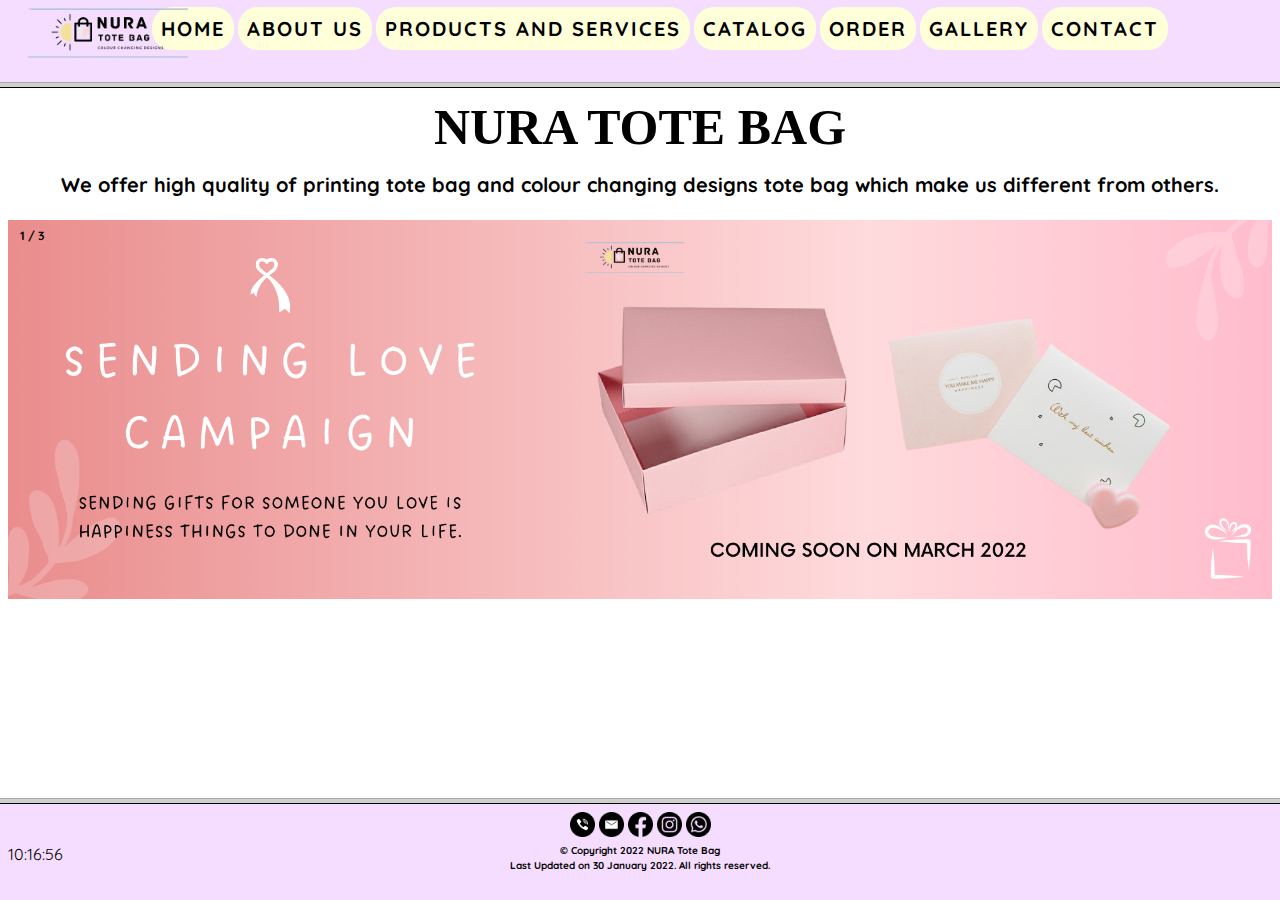
<file: index.html>
<!DOCTYPE html>
<html>
  <head>
    <meta charset="utf-8">
    <meta name="viewport" content="width=device-width, initial-scale=1">
    <title>NURA Tote Bag</title>
    <!--Frame-->
    <frameset>
        <!--Adjust the size of rows for each frames-->
        <frameset rows="35, 300, 40">
          <!--Putting the link for each frame, name it, styling the scrolling elements-->
          <!--Noresize is use to restrict user from resize the frames !Important!-->
          <frame src="menu.html" name="menu" scrolling="no" noresize>
          <frame src="main.html" name="main" scrolling="yes"noresize>
          <frame src="bottom.html" name="bottom" scrolling="no" noresize>
        </frameset>
    </frameset>
  </head>
  <body>
  </body>
</html>
</file>
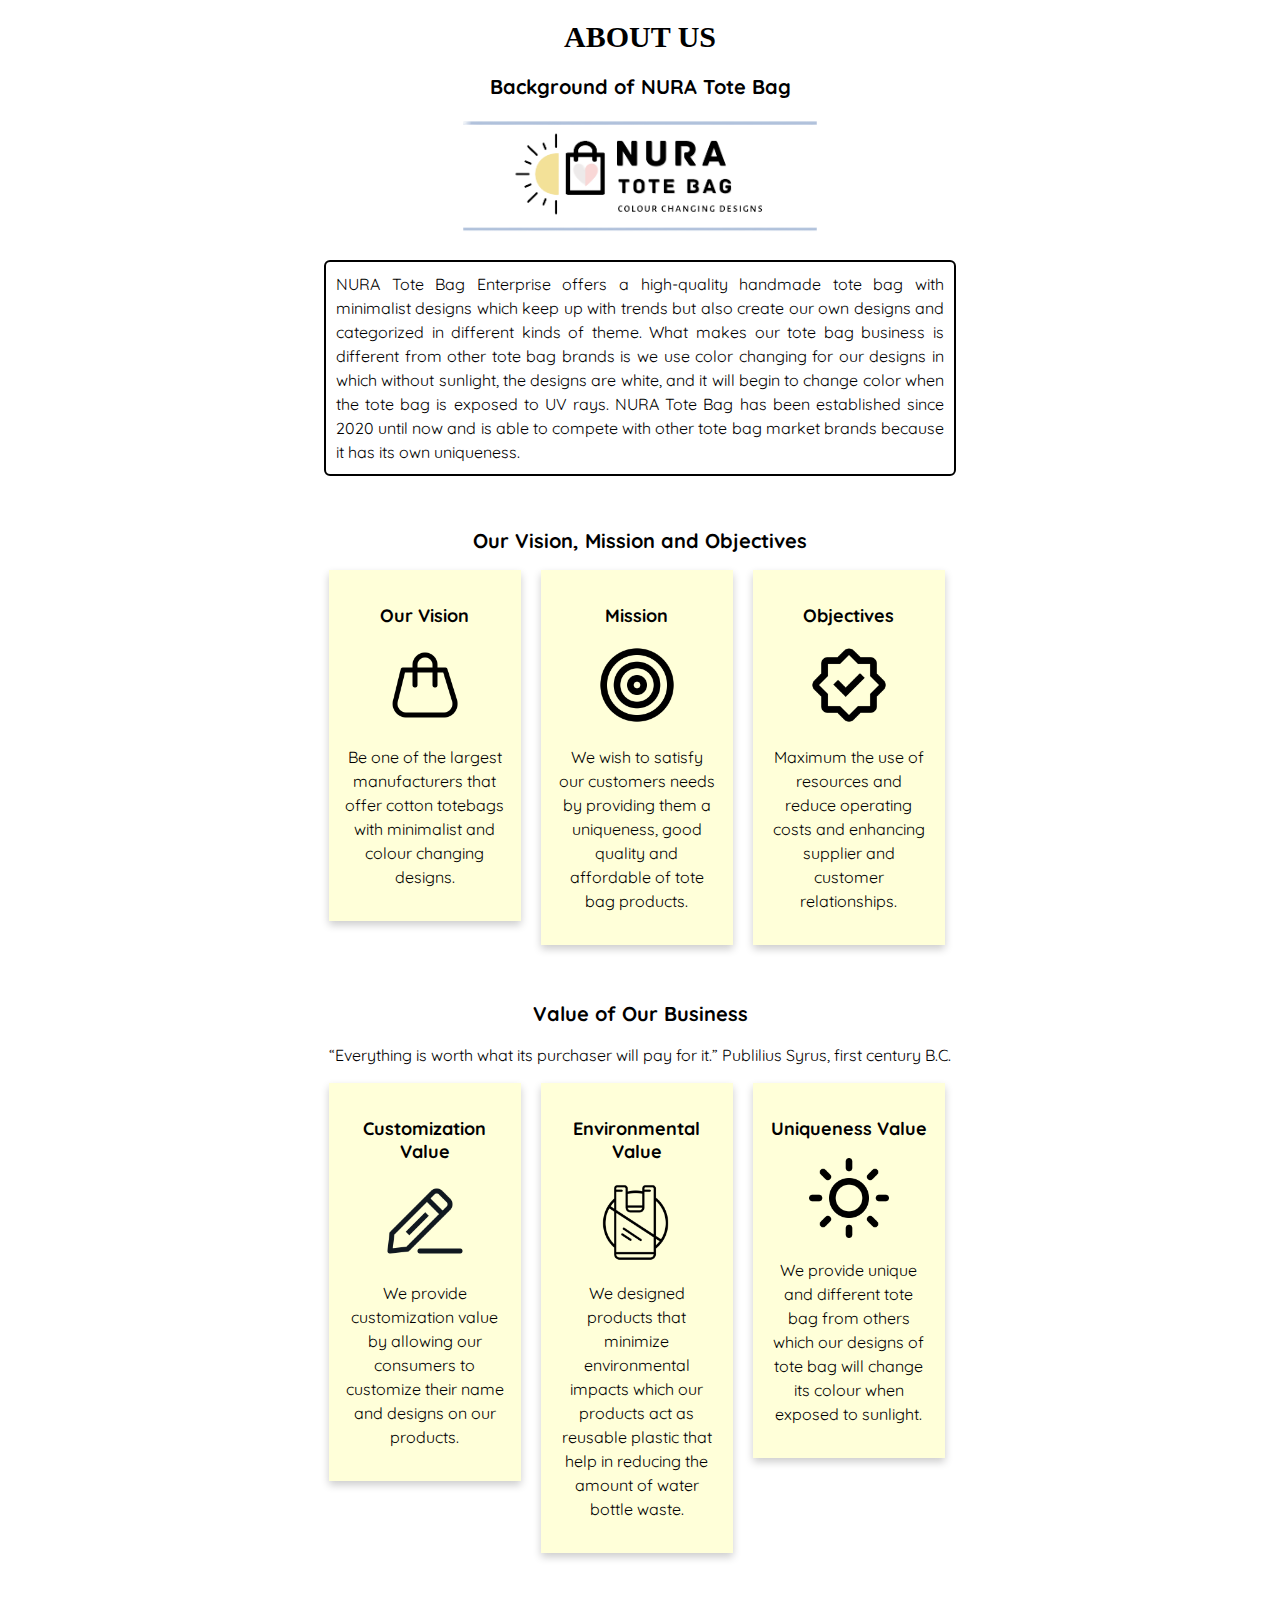
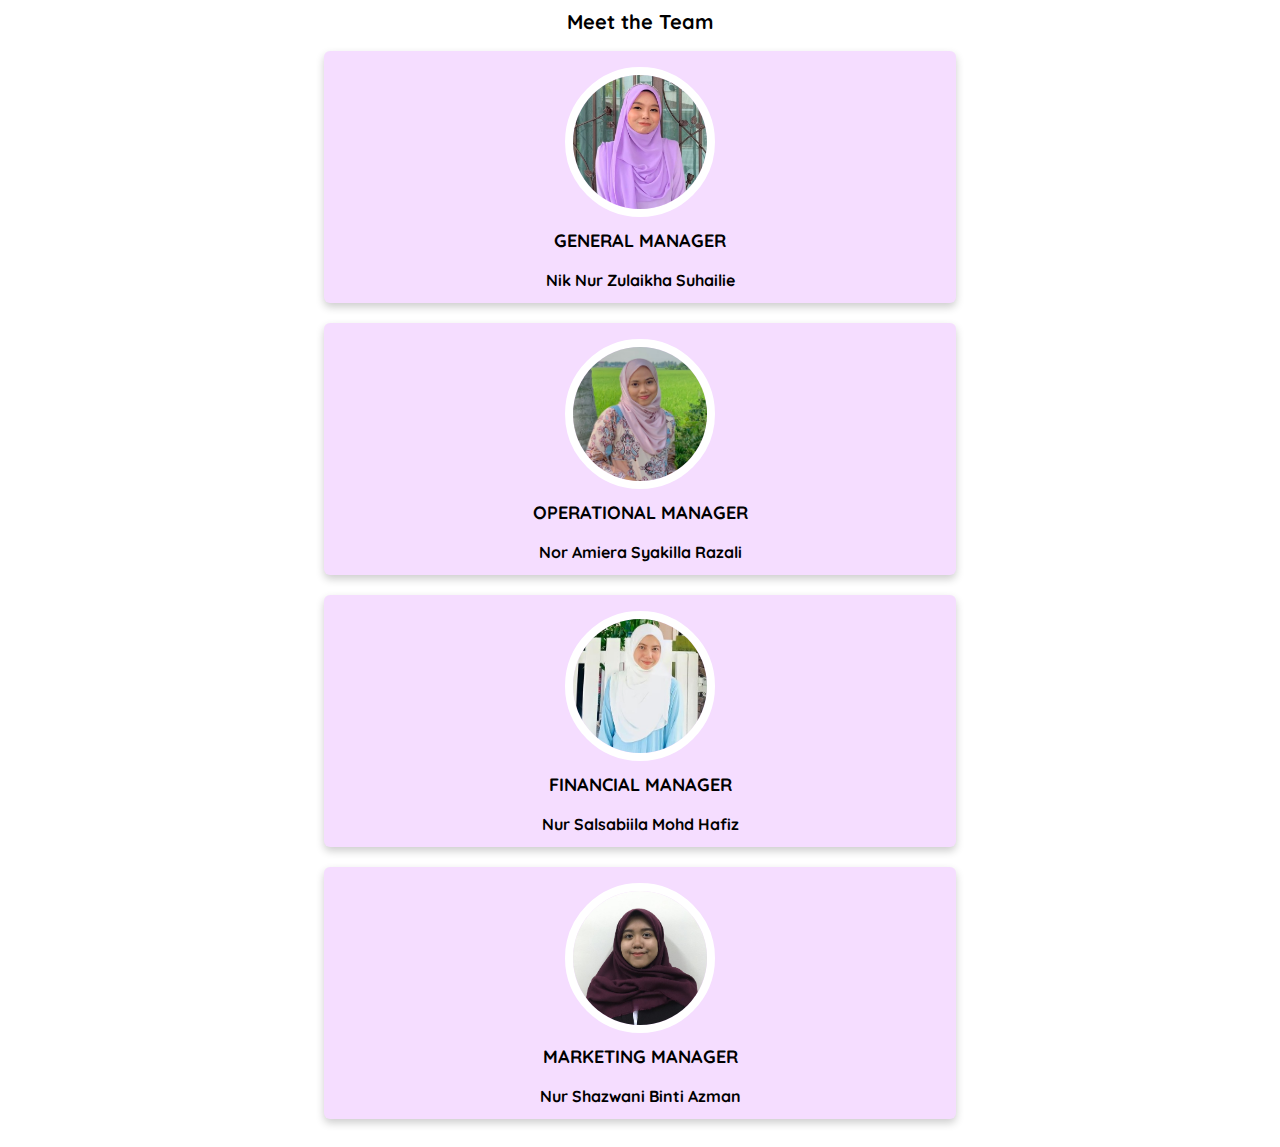
<file: about.html>
<!DOCTYPE html>
<html>
  <head>
    <meta charset="utf-8">
    <meta name="viewport" content="width=device-width, initial-scale=1">
    <link rel="stylesheet" href='https://fonts.googleapis.com/css?family=Quicksand'>
    <link rel="stylesheet" href="css/style.css">
    <title>About Us</title>
    <style>
      * {
            box-sizing: border-box;
        }
      .background
        {
            border: 2px solid;
            border-radius: 6px;
            padding: 10px;
            width: 50%;
            text-align: justify;
        }
      /* Float four columns side by side */
      .column 
        {
            float: left;
            width: 33%;
            padding: 0 10px;
      }
      .row 
        {
            margin: 0 -5px;
        }
      /* Clear floats after the columns */
      .row:after 
        {
            content: "";
            display: table;
            clear: both;
        }
      /* Style the cards */
      .card 
        {
            box-shadow: 0 4px 8px 0 rgba(0, 0, 0, 0.2);
            padding: 16px;
            text-align: center;
            background-color: #ffffd9;
        }
      .card:hover
        {
            background-color: #f5ddff;
            transform: scale(1.05);
        }
      /* Team section styling */
      .team .business .card
        {
            width: 50%;
            background: #f5ddff;
            border-radius: 6px;
            text-align: center;
            overflow: hidden;
            transition: all 0.3s ease;
        }
      .team .business .card:hover
        {
            background: #ffffd9;
        }
      .team .business .card .box
        {
            align-items: center;
            justify-content: center;
            transition: all 0.3s ease;
        }
      .team .business .card:hover .box
        {
            transform: scale(1.05);
        }
      .team .business .card img
        {
            height: 150px;
            width: 150px;
            object-fit: cover;
            border-radius: 50%;
            border: 8px solid white;
            transition: all 0.3s ease;
        }
      .team .business .card:hover img
        {
            border-color: black;
        }
      .jobposition
        {
            font-size: 18px;
            font-weight: bold;
            margin-top: 8px;
            text-transform: uppercase;
        }
      .team .name
        {
            font-weight: bold;
            margin-bottom: -5px;
        }
      /* Responsive columns */
      @media screen and (max-width: 900px) 
      {
      .column 
        {
            width: 100%;
            display: block;
            margin-bottom: 20px;
        }
        .team .business .card
        {
          width: 80%;
        }
      }
  </style>
  <body>
    <div class="scroll-up-btn">
      <h1>About us</h1>
      <h2>Background of NURA Tote Bag</h2>
      <center><img src="images/nura_logo.png" width="35%">
      <p class="background">NURA Tote Bag Enterprise offers a high-quality handmade tote bag with minimalist designs which keep up with trends but also create our own designs and categorized in different kinds of theme. What makes our tote bag business is different from other tote bag brands is we use color changing for our designs in which without sunlight, the designs are white, and it will begin to change color when the tote bag is exposed to UV rays. NURA Tote Bag has been established since 2020 until now and is able to compete with other tote bag market brands because it has its own uniqueness.</p>
      <br>

      <h2>Our Vision, Mission and Objectives</h2>
      <div class="center">
        <div class="row">
          <div class="column">
            <div class="card">
              <h3>Our Vision</h3>
              <img src="icons/totebag-icon.png" width="50%">
              <p>Be one of the largest manufacturers that offer cotton totebags with minimalist and colour changing designs.</p>
            </div>
          </div>
        
          <div class="column">
            <div class="card">
              <h3>Mission</h3>
              <img src="icons/mission-icon.png" width="50%">
              <p>We wish to satisfy our customers needs by providing them a uniqueness, good quality and affordable of tote bag products.</p>
            </div>
          </div>
          
          <div class="column">
              <div class="card">
                <h3>Objectives</h3>
                <img src="icons/objectives-list-icon.png" width="50%">
                <p>Maximum the use of resources and reduce operating costs and enhancing supplier and customer relationships.</p>
              </div>
            </div>
        </div>
      </div>
      <br>
      <br>

      <h2>Value of Our Business</h2>
      <p>“Everything is worth what its purchaser will pay for it.” Publilius Syrus, first century B.C.</p>
        <div class="center">
          <div class="row">
              <div class="column">
                <div class="card">
                  <h3>Customization Value</h3>
                  <img src="icons/customise-icon.png" width="50%">
                  <p>We provide customization value by allowing our consumers to customize their name and designs on our products.</p>
                </div>
              </div>
        
              <div class="column">
                <div class="card">
                  <h3>Environmental Value</h3>
                  <img src="icons/no-plastic-bag-icon.png" width="50%">
                  <p>We designed products that minimize environmental impacts which our products act as reusable plastic that help in reducing the amount of water bottle waste. </p>
                </div>
              </div>

              <div class="column">
                <div class="card">
                  <h3>Uniqueness Value</h3>
                  <img src="icons/sunlight-icon.png" width="50%">
                  <p>We provide unique and different tote bag from others which our designs of tote bag will change its colour when exposed to sunlight.</p>
                </div>
              </div>
          </div>
        </div>
        <br>
        <br>
          <!-- Section for team business -->
          <section class="team" id="team">
            <h2>Meet the Team</h2>
            <div class="business owl-business">
              <div class="card">
                <div class="box">
                  <img src="images/general-manager.jpg" alt="">
                    <div class="jobposition">General Manager</div>
                      <p class="team name">Nik Nur Zulaikha Suhailie</p>
                </div>
              </div>
              <br>
              <div class="card">
                <div class="box">
                  <img src="images/operational-manager.jpeg" alt="">
                    <div class="jobposition">Operational Manager</div>
                      <p class="team name">Nor Amiera Syakilla Razali </p>
                </div>
              </div>
              <br>
              <div class="card">
                <div class="box">
                  <img src="images/financial-manager.jpeg" alt="">
                    <div class="jobposition">Financial Manager</div>
                      <p class="team name">Nur Salsabiila Mohd Hafiz</p>
                </div>
              </div>
              <br>
              <div class="card">
                <div class="box">
                  <img src="images/marketing-manager.jpeg">
                    <div class="jobposition">Marketing Manager</div>
                      <p class="team name">Nur Shazwani Binti Azman</p>
                </div>
              </div>
              <br>
           </div>
          </section>
      </center>
  </body>
</html>
</file>
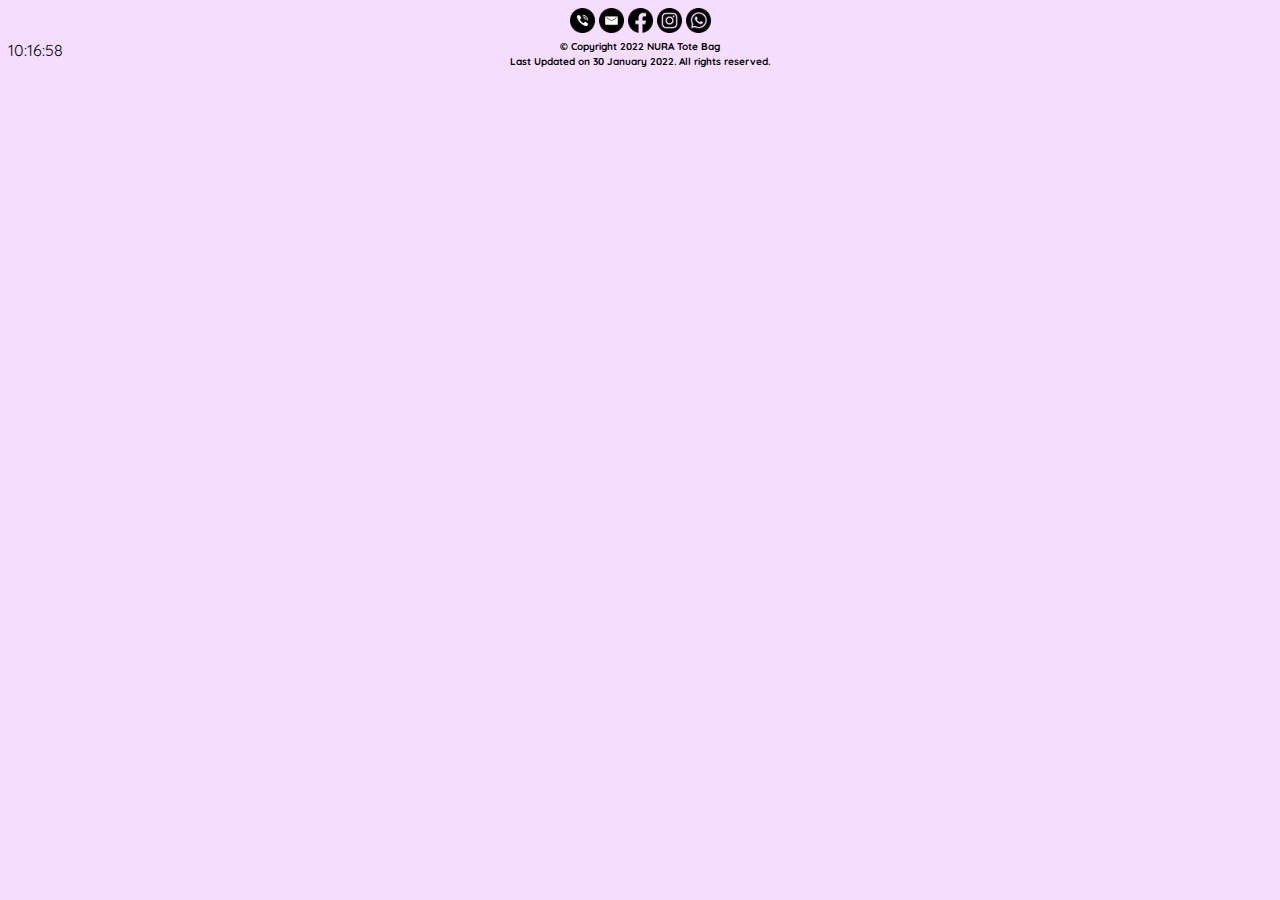
<file: bottom.html>
<!DOCTYPE html>
<html>
  <head>
    <meta charset="utf-8">
    <meta name="viewport" content="width=device-width, initial-scale=1">
    <link rel="stylesheet" href='https://fonts.googleapis.com/css?family=Quicksand'>
    <link rel="stylesheet" href="css/style.css">
    <title>Footer</title>
    <style>
      body
        {
          background-color: #f5ddff;
        }
      p
        {
          text-align: center;
       
        }
      /* Adjusting the icons become center */
      #footer
        {
          text-align: center;
        }
      /* Adjusting the padding, width and height of social media and contact informations icons  */
      .phone
        {
          padding: 0px;
          width: 25px;
        }
      .email
        {
          padding: 0px;
          width: 25px;
        }    
      .facebook
        {
          padding: 0px;
          width: 25px;    
        }
      .instagram
        {
          padding: 0px;
          width: 25px;
          height: 25px;
        }
      .whatsapp
        {
          padding: 0px;
          width: 25px;
          height: 25px;
        }
      .clock{
        margin-top: -45px; 
        }
    </style>
  </head>
  <body>
    <!--Contact informations and social media icons-->
    <div id="footer">
      <a href="tel: +60197505342" target="_blank"><img class="phone" src="icons/phone-logo-icon.png"></a>
      <a href="mailto: nuratotebag@gmail.com" target="_blank"><img class="email" src="icons/email-logo-icon.png"></a>
      <a href="https://www.facebook.com/nuratotebag" target="_blank"><img class="facebook" src="icons/facebook-logo-icon.png"></a>
      <a href="https://www.instagram.com/nuratotebag/" target="_blank"><img class="instagram" src="icons/instagram-logo-icon.png"></a>
      <a href="https://api.whatsapp.com/send?phone=60197505342" target="_blank"><img class="whatsapp" src="icons/whatsapp-logo-icon.png"></a>
 
        <!--Adjusting the copyright information and latest updated of website-->
        <p style="font-size: 10px; font-weight: bold; margin-top: 2px; color: black">&copy Copyright 2022 NURA Tote Bag<br> Last Updated on 30 January 2022. All rights reserved.</p>
    </div>

        <!--Clock scripting-->
          
      <body onload="startTime()">
        <div class="clock">
            <p id="demo"></p>
        </div>
        <div id="txt">
       
          <script>
            function startTime() {
              const today = new Date();
              let h = today.getHours();
              let m = today.getMinutes();
              let s = today.getSeconds();
              m = checkTime(m);
              s = checkTime(s);
              document.getElementById('txt').innerHTML =  h + ":" + m + ":" + s;
              setTimeout(startTime, 1000);
            }
            function checkTime(i) {
              if (i < 10) {i = "0" + i};  // add zero in front of numbers < 10
              return i;
            }
          </script>
  </body>
</html>
</file>
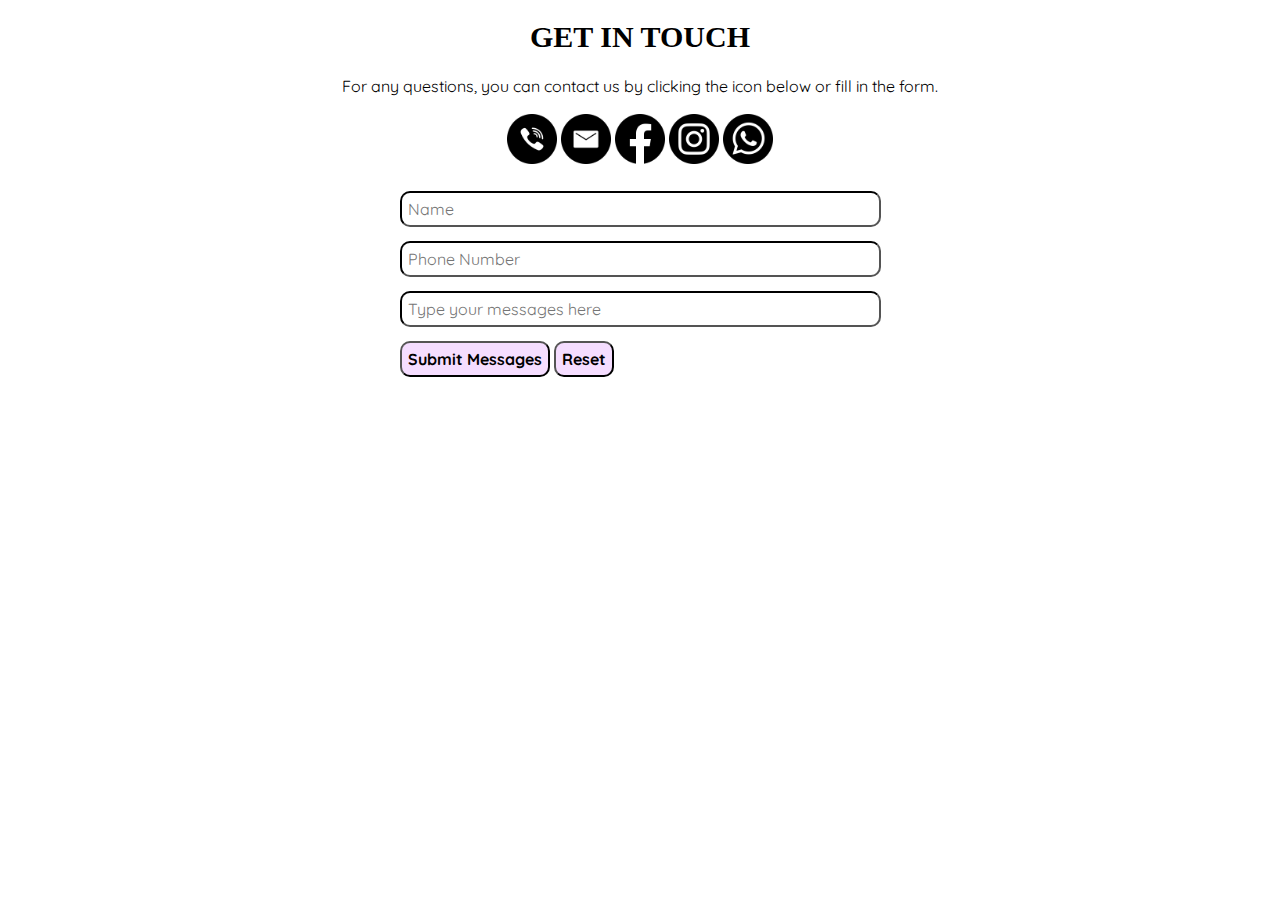
<file: contact.html>
<!DOCTYPE html>
<html>
  <head>
    <meta charset="utf-8">
    <meta name="viewport" content="width=device-width, initial-scale=1">
    <link rel="stylesheet" href='https://fonts.googleapis.com/css?family=Quicksand'>
    <link rel="stylesheet" href="css/style.css">
    <title>Contact</title>
    <style>
       /* Adjusting the icons become center */
       #social
        {
            text-align: center;
        }
      /* Adjusting the padding, width and height of social media and contact informations icons  */
      .phone
        {
            padding: 0px;
            width: 50px;
            height: 50px;
        }
      .email
        {
            padding: 0px;
            width: 50px;
            height: 50px;
        }    
      .facebook
        {
            padding: 0px;
            width: 50px;  
            height: 50px;
        }
      .instagram
        {
            padding: 0px;
            width: 50px;
            height: 50px;
        }
      .whatsapp
        {
            padding: 0px;
            width: 50px;
            height: 50px;
        }
      .contact .right form .field,
      .contact .right form .fields .field{
            height: 45px;
            width: 100%;
            margin-bottom: 15px;
        }
      .contact .right form .textarea
        {
            height: 80px;
            width: 100%;
        }
      .contact .right form .name
        {
            margin-right: 10px;
        }
      .contact .right form .field input,
      .contact .right form .textarea textarea
        {
            height: 100%;
            width: 100%;
            border: 1px solid black;
            border-radius: 6px;
            outline: none;
            padding: 0 15px;
            font-size: 17px;
            font-family: 'Quicksand';
            transition: all 0.3s ease;
        }
      .right form .button-area button
        {
            color: #111;
            display: block;
            width: 160px!important;
            height: 45px;
            outline: none;
            font-size: 18px;
            font-weight: bold;
            border-radius: 10px;
            cursor: pointer;
            flex-wrap: nowrap;
            background: rgb(243, 179, 191);
            border: 2px solid #111;
            transition: all 0.3s ease;
        }
        p
        {
            text-align: center;
        }
        input
        {
            border-color: black;
            border-radius: 10px;
            padding: 6px;
            margin-bottom: 10px;
            font-size: 16px;
            font-family: 'Quicksand';
        }
        td
        {
            font-weight: bold;
            font-size: 16px;
        } 
        .input .right form .field input,
        .input .right form .textarea textarea
        {
            height: 100%;
            width: 100%;
            border: 1px solid black;
            border-radius: 6px;
            outline: none;
            padding: 0 15px;
            font-size: 16px;
            font-family: 'Quicksand';
          
        }
        @media (max-width: 947px){  
        input
          {
            width: 100%;
          }
        }
    </style>
  <body>
    <div class="scroll-up-btn">
    <div class= "center">
        <h1>Get in Touch</h1>
        <p>For any questions, you can contact us by clicking the icon below or fill in the form.</p>
        <!--Social media icons and link!-->
        <div id="social">
          <a href="tel: +60197505342" target="_blank"><img class="phone" src="icons/phone-logo-icon.png"></a>
          <a href="mailto: nuratotebag@gmail.com" target="_blank"><img class="email" src="icons/email-logo-icon.png"></a>
          <a href="https://www.facebook.com/nuratotebag" target="_blank"><img class="facebook" src="icons/facebook-logo-icon.png"></a>
          <a href="https://www.instagram.com/nuratotebag/" target="_blank"><img class="instagram" src="icons/instagram-logo-icon.png"></a>
          <a href="https://api.whatsapp.com/send?phone=60197505342" target="_blank"><img class="whatsapp" src="icons/whatsapp-logo-icon.png"></a>
          <br>
          <br>
    <center>
    <form name="form1" action="mailto: nuratotebag@gmail.com" method="post" enctype="text/plain">
      <table>
        <tr>
          <div class="fields">
            <div class="field input select option">
            <td>
              <input type="text" name="Name" size="50" placeholder="Name" required>
            </div>
          </div>
            </td>
        </tr>
        <tr>
          <td>
            <input type="text" name="Phone Number" size="50" placeholder="Phone Number" required>
          </td>
        </tr>
        <tr>
          <td>
            <input type="text" name="Messages" size="50" placeholder="Type your messages here" required>
          </td>
        </tr>
        <tr>
          <td>
            <input type="submit" value="Submit Messages" style="background-color: #f5ddff; font-weight: bold">
            <input type="reset" value="Reset" style="background-color: #f5ddff; font-weight: bold">
          </td>
        </tr>
      </table>
    </form>
    </center>
    </div>
    </div>
  </body>
</html>
</file>
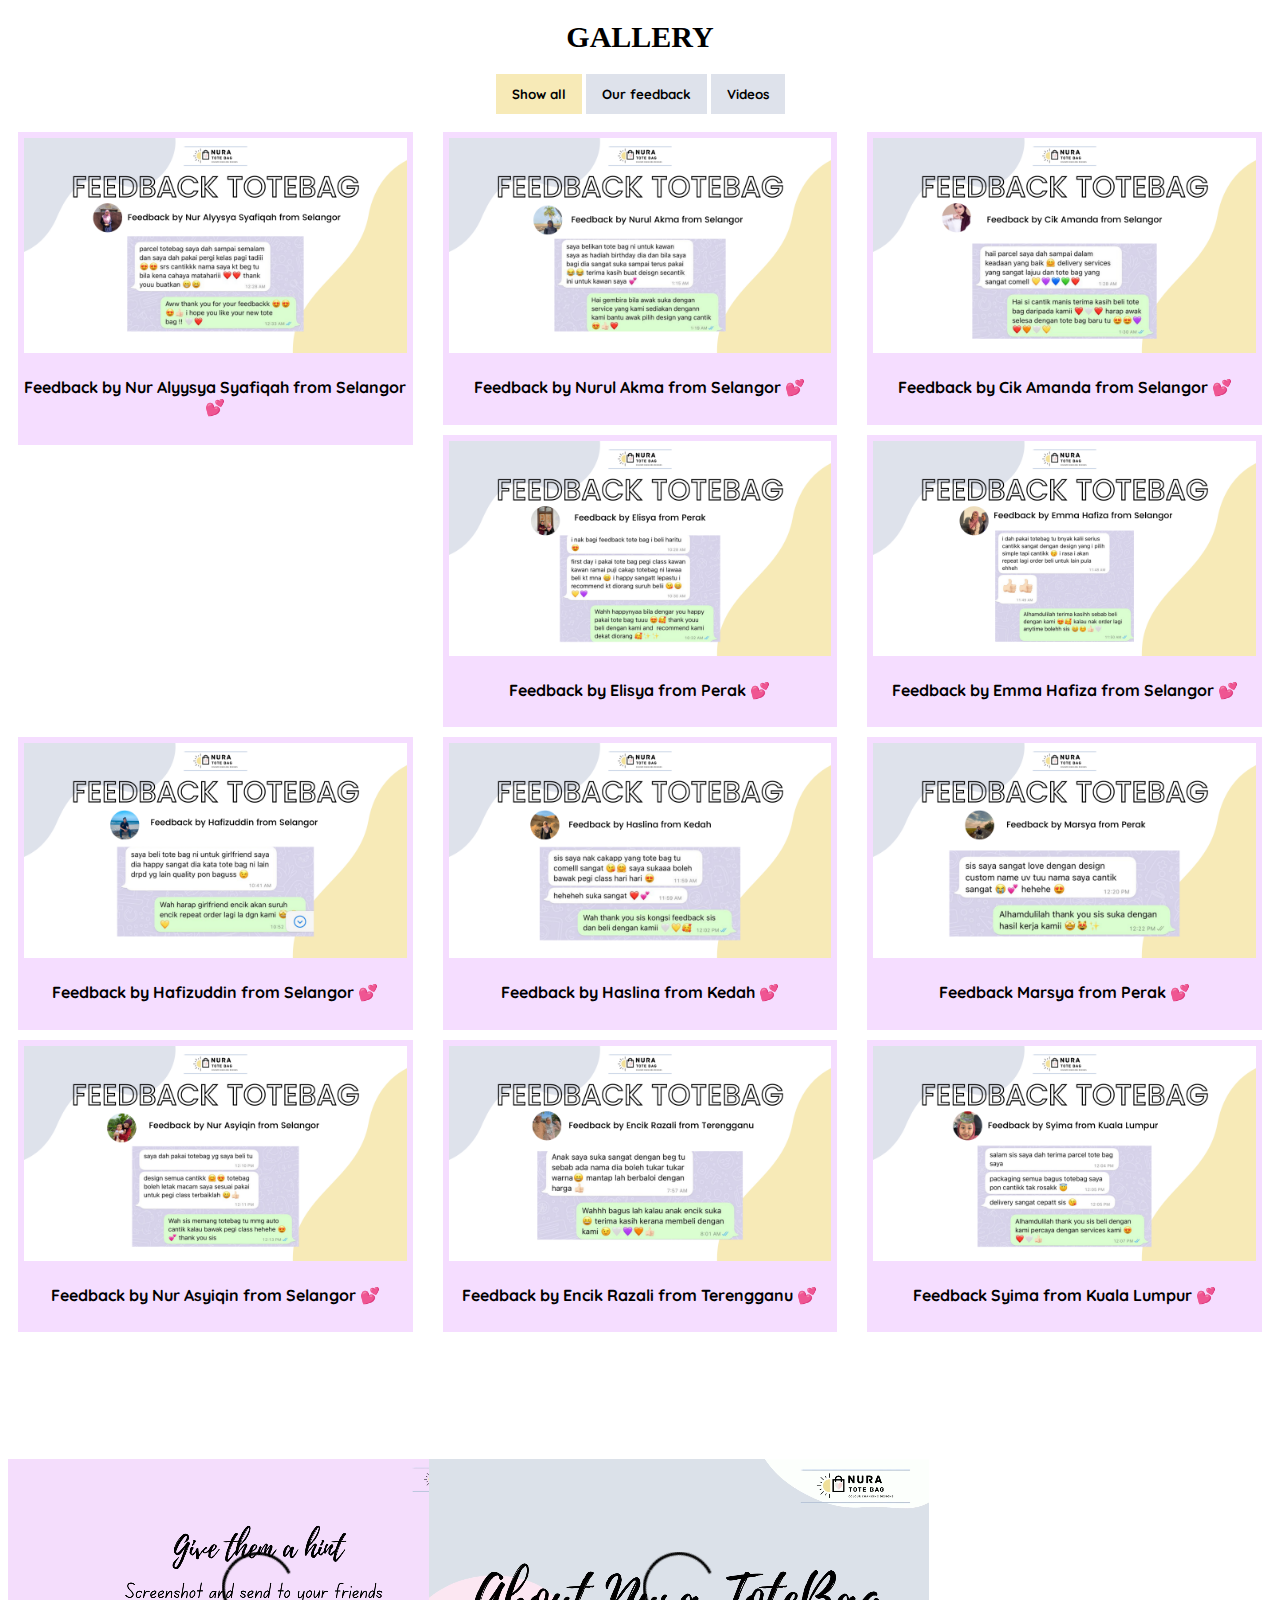
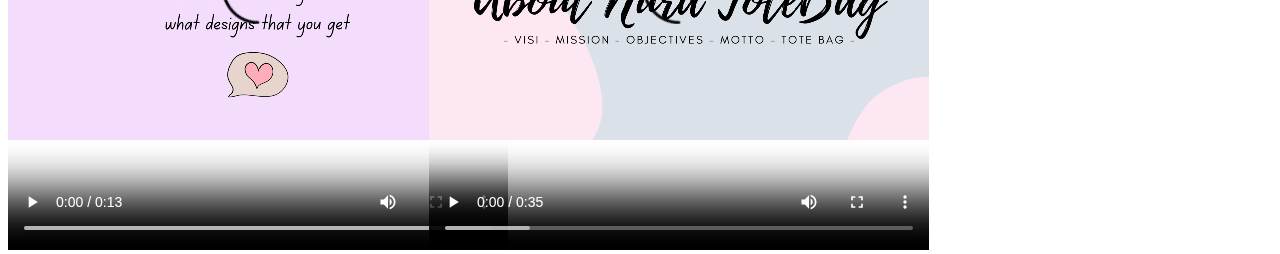
<file: gallery.html>
<!DOCTYPE html>
<html>
  <head>
    <meta charset="utf-8">
    <meta name="viewport" content="width=device-width, initial-scale=1">
    <link rel="stylesheet" href='https://fonts.googleapis.com/css?family=Quicksand'>
    <link rel="stylesheet" href="css/style.css">
    <title>Gallery</title>
    <style>
      * {
            box-sizing: border-box;
        }
      .row
        {
          margin: 8px -10px;
        }
      /* Add padding between each column */
      .row,
      .row > .column
        {
          padding: 5px;
        }
      /* Create three equal columns that floats next to each other */
      .column
        {
          float: left;
          width: 33.33%;
          display: none; /* Hide all elements by default */
        }
      /* Clear floats after rows */
      .row:after
        {
          content: "";
          display: table;
          clear: both;
        }
      /* Content */
      .content
        {
          background-color: #f5ddff;
          padding: 6px;
          margin-left: 10px;
          margin-right: 10px;
        }
      /* The "show" class is added to the filtered elements */
      .show
        {
          display: block;
        }
      /* Style the buttons */
      .btn
        {
          border: none;
          outline: none;
          padding: 12px 16px;
          background-color: #dee2eb;
          cursor: pointer;
          font-weight: bold;
          font-family: 'Quicksand';
        }
      .btn.active
        {
          background-color: #f7eab7;
          color: black;
          font-weight: bold;
        }
      h4
        {
          text-align: center;  
          margin-top: 20px;
        }
      /* Adjust the filtering buttons */
      .myBtnContainer
      {
          margin-left: 10px;
          margin-right: 10px;
          margin-top: 10px;
          text-align: center;
      }
      @media screen and (max-width: 900px)
      {
      /* Make the picture appear in full size when the screen become small */
      .column
      {
          width: 100%;
      }
      }
    </style>
  <body>
    <div class="scroll-up-btn">
    <h1>Gallery</h1>
      <!--Button filtering-->
      <div class="myBtnContainer">
        <button class="btn active" onclick="filterSelection('all')"> Show all</button>
        <button class="btn" onclick="filterSelection('feedback')"> Our feedback</button>
        <button class="btn" onclick="filterSelection('video and audio')">Videos</button>
      </div>
 
      <!--Portfolio gallery grid-->
      <!--Inserting picture in polaroid-->
      <div class="row">
        <div class="column feedback">
          <div class="content">
            <img src="images/feedback-alyysya.png" alt="Feedback customers" title="Feedback customers"style="width: 100%">
              <h4>Feedback by Nur Alyysya Syafiqah from Selangor &#128149</h4>  
          </div>
        </div>
        
        <div class="column feedback">
          <div class="content">
            <img src="images/feedback-nurul-akma.png" alt="Feedback customers" title="Feedback customers"style="width: 100%">
              <h4>Feedback by Nurul Akma from Selangor &#128149</h4>  
          </div>
        </div>
        <div class="column feedback">
          <div class="content">
            <img src="images/feedback-cik-amanda.png" alt="Feedback customers" title="Feedback customers"style="width: 100%">
              <h4>Feedback by Cik Amanda from Selangor &#128149</h4>  
          </div>
        </div>
        <div class="column feedback">
          <div class="content">
            <img src="images/feedback-elisya.png" alt="Feedback customers" title="Feedback customers"style="width: 100%">
              <h4>Feedback by Elisya from Perak &#128149</h4>  
          </div>
        </div>
        <div class="column feedback">
          <div class="content">
            <img src="images/feedback-emma-hafiza.png" alt="Feedback customers" title="Feedback customers"style="width: 100%">
              <h4>Feedback by Emma Hafiza from Selangor &#128149</h4>  
          </div>
        </div>
        <div class="column feedback">
          <div class="content">
            <img src="images/feedback-hafizuddin.png" alt="Feedback customers" title="Feedback customers"style="width: 100%">
              <h4>Feedback by Hafizuddin from Selangor &#128149</h4>  
          </div>
        </div>
        <div class="column feedback">
          <div class="content">
            <img src="images/feedback-haslina.png" alt="Feedback customers" title="Feedback customers"style="width: 100%">
              <h4>Feedback by Haslina from Kedah &#128149</h4>  
          </div>
        </div>
        <div class="column feedback">
          <div class="content">
            <img src="images/feedback-marsya.png" alt="Feedback customers" title="Feedback customers"style="width: 100%">
              <h4>Feedback Marsya from Perak &#128149</h4>  
          </div>
        </div>
        <div class="column feedback">
          <div class="content">
            <img src="images/feedback-nur-asyiqin.png" alt="Feedback customers" title="Feedback customers"style="width: 100%">
              <h4>Feedback by Nur Asyiqin from Selangor &#128149</h4>  
          </div>
        </div>
        <div class="column feedback">
          <div class="content">
            <img src="images/feedback-razali.png" alt="Feedback customers" title="Feedback customers"style="width: 100%">
              <h4>Feedback by Encik Razali from Terengganu &#128149</h4>  
          </div>
        </div>
        <div class="column feedback">
          <div class="content">
            <img src="images/feedback-syima.png" alt="Feedback customers" title="Feedback customers"style="width: 100%">
              <h4>Feedback Syima from Kuala Lumpur &#128149</h4>  
          </div>
        </div>

      <!--Div tag to make the video in one line, otherwise it will appear extra space between the last pictures polaroids and videos !Important! -->
      </div>
 
        <!--Insert video-->
        <!--Video original/made by me-->
  
        <div class="column video and audio, center">
          <video width="500" height="500" controls>
            <source src="videos/screenshot-designs-video.mp4" type="video/mp4" alt="Screenshot designs video">
            <source src="videos/screenshot-designs-video.mp4" type="video/ogg" alt="Screenshot designs video">
            Your browser does not support the video tag.
          </video>
        </div>
        <div class="column video and audio">
          <video width="500" height="500" controls>
            <source src="videos/introduction-of-our-business.mp4" type="video/mp4" class="center" alt="Video of me getting planner stocks and packing order Syabab planner 2022">
            <source src="videos/introduction-of-our-business.mp4" type="video/ogg" class="center" alt="Video of me getting planner stocks and packing order Syabab planner 2022">
            Your browser does not support the video tag.
          </video>
        </div>

      <!--Scripting for button filtering-->
      <script>
        filterSelection("")
        function filterSelection(c) {
          var x, i;
          x = document.getElementsByClassName("column");
          if (c == "all") c = "";
          for (i = 0; i < x.length; i++) {
            w3RemoveClass(x[i], "show");
            if (x[i].className.indexOf(c) > -1) w3AddClass(x[i], "show");
          }
        }
        // Show filtered elements //
        function w3AddClass(element, name) {
          var i, arr1, arr2;
          arr1 = element.className.split(" ");
          arr2 = name.split(" ");
          for (i = 0; i < arr2.length; i++) {
            if (arr1.indexOf(arr2[i]) == -1) {element.className += " " + arr2[i];}
          }
        }
        // Hide elements that are not selected
        function w3RemoveClass(element, name) {
          var i, arr1, arr2;
          arr1 = element.className.split(" ");
          arr2 = name.split(" ");
          for (i = 0; i < arr2.length; i++) {
            while (arr1.indexOf(arr2[i]) > -1) {
              arr1.splice(arr1.indexOf(arr2[i]), 1);    
            }
          }
          element.className = arr1.join(" ");
        }
        // Add active class to the current button (highlight it) //
        var btnContainer = document.getElementById("myBtnContainer");
        var btns = document.getElementsByClassName("btn");
        for (var i = 0; i < btns.length; i++) {
          btns[i].addEventListener("click", function(){
            var current = document.getElementsByClassName("active");
            current[0].className = current[0].className.replace(" active", "");
            this.className += " active";
          });
        }
      </script>
  </body>
</html>
</file>
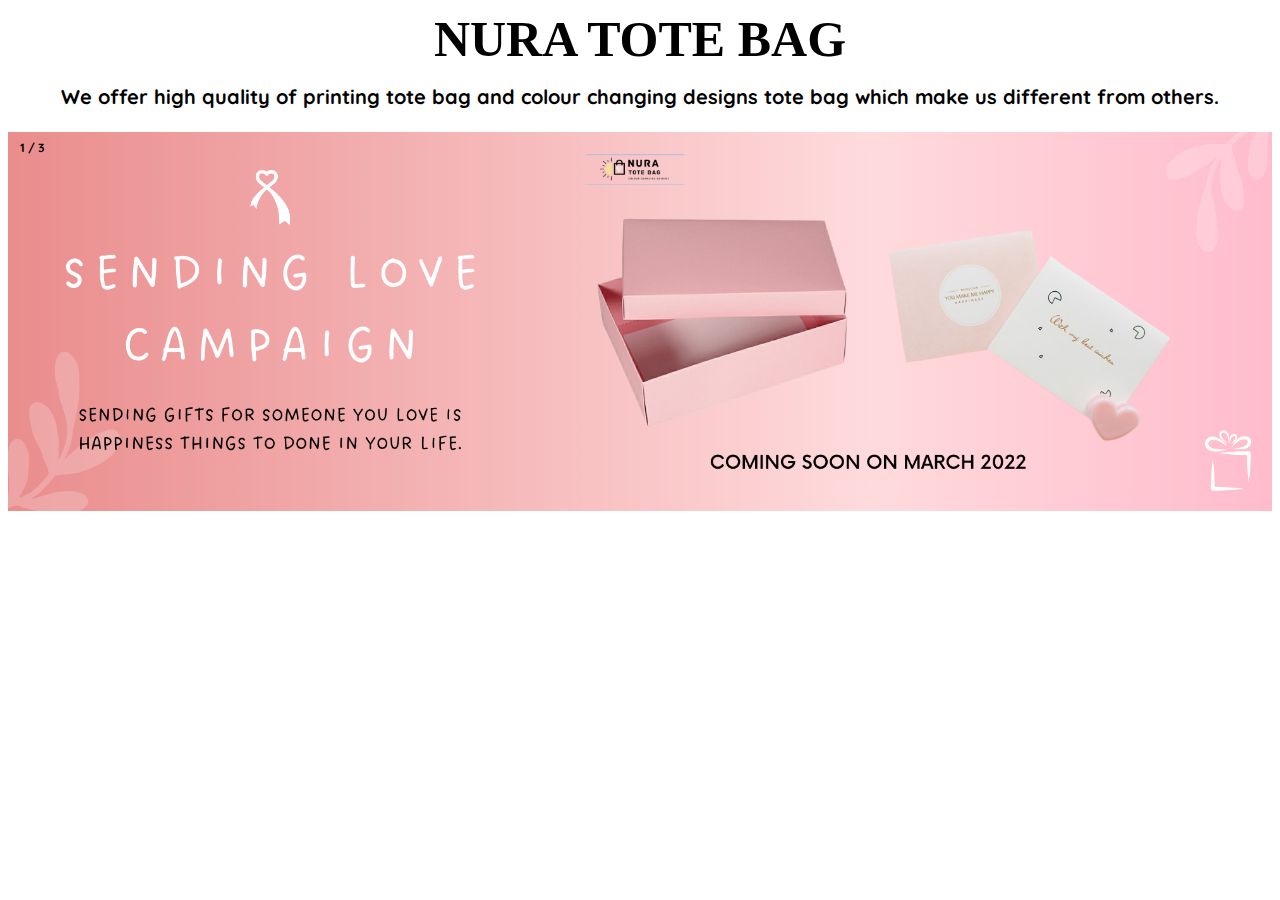
<file: main.html>
<!DOCTYPE html>
<html>
  <head>
    <meta charset="utf-8">
    <meta name="viewport" content="width=device-width, initial-scale=1">
    <link rel="stylesheet" href='https://fonts.googleapis.com/css?family=Quicksand'>
    <link rel="stylesheet" href="css/style.css">
    <title>Home</title>
    <style>
      /* Style the wallpaper welcomepage */
      body  
        {
            height: 100%;
            width: auto;
            background-size: cover;
            background-repeat: no-repeat;
            overflow: hidden;
          }
      a:link
          {
            color: black;
            font-weight: bold;
            background-color: #f9f7e8;
            border-radius: 50px;
          }
      a:hover
          {
            background-color: #f5ddff;
          }
      a:active
          {
            color: red;
            background-color: #ffffd9;
          }
      .container{
            margin-top: 20px;  
          }
      /* Slideshow container */
      .slideshow-container 
          {
            position: relative;
            margin: auto;
            width: 100%;
          }
      /* Number text (1/3 etc) */
      .numbertext 
          {
            color: black;
            font-weight: bold;
            font-size: 12px;
            padding: 8px 12px;
            position: absolute;
            top: 0;
          }
      </style>
    </head>
  <body >
      <h1 style="font-size: 50px; margin-top: 10px">Nura Tote Bag</h1>
        <p style="text-align: center; font-size: 20px; margin-top: -20px; font-weight: bold;">We offer high quality of printing tote bag and colour changing designs tote bag which make us different from others.</i></p>          
      
      <!-- Slideshow container -->
      <div class="slideshow-container" style="margin-top: 5px;">
        <div class="mySlides">
          <div class="numbertext">1 / 3</div>
            <img src="images/sending-love-campaign-banner.png" style="width:100%">
          </div>
        <div class="mySlides">
          <div class="numbertext">2 / 3</div>
            <img src="images/minimialist-edition-banner.png" style="width:100%">
          </div>
        <div class="mySlides">
          <div class="numbertext">3 / 3</div>
            <img src="images/colour-changing-designs-totebag-banner.png" style="width:100%">
          </div>
      </div>
      <br>

          <!-- Script for automatic slideshow -->
          <script>
              var slideIndex = 0;
              showSlides();

              function showSlides() {
                var i;
                var slides = document.getElementsByClassName("mySlides");
                for (i = 0; i < slides.length; i++) {
                  slides[i].style.display = "none";
                }
                slideIndex++;
                if (slideIndex > slides.length) {slideIndex = 1}
                slides[slideIndex-1].style.display = "block";
                setTimeout(showSlides, 6000); // Change image every 6 seconds
              }

          </script>
  </body>
</html>
</file>
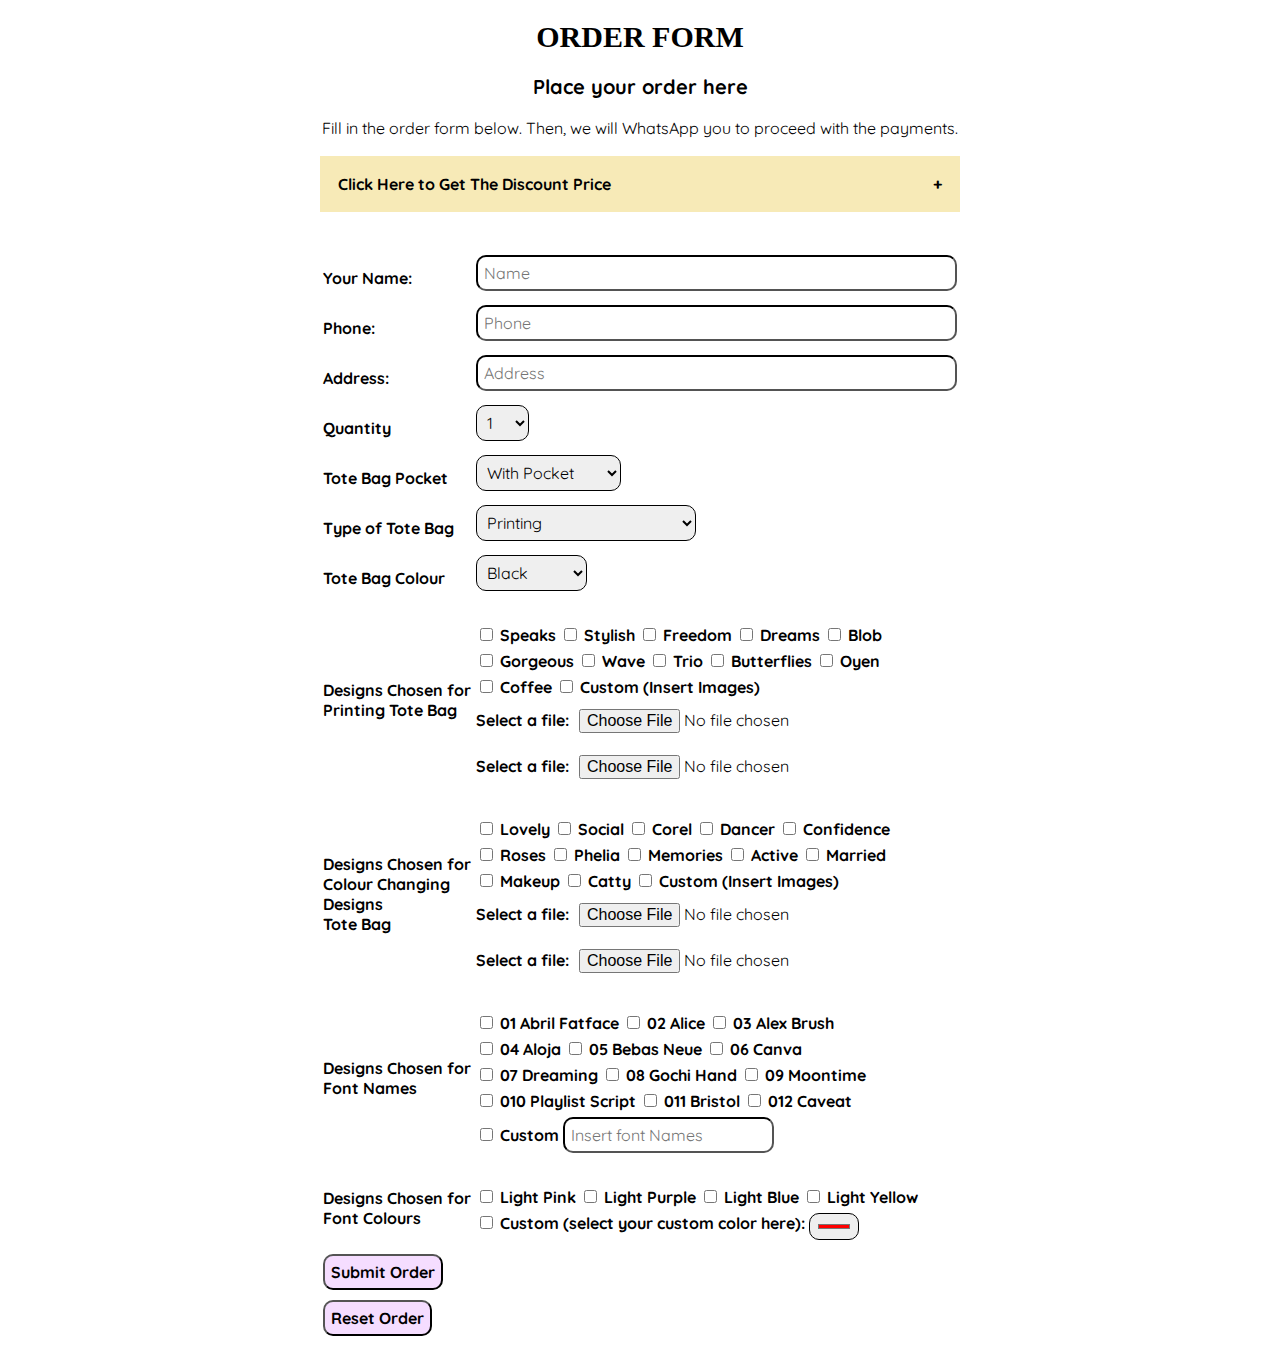
<file: order.html>
<!DOCTYPE html>
<html>
  <head>
    <meta charset="utf-8">
    <meta name="viewport" content="width=device-width, initial-scale=1">
    <link rel="stylesheet" href='https://fonts.googleapis.com/css?family=Quicksand'>
    <link rel="stylesheet" href="css/style.css">
    <title>Order</title>
    <style>
      body
      {
          margin-left: auto;
          margin-right: auto;
          width: 50%;
      }
      /* Styling the input type */
      input, select
      {
          border-color: black;
          border-radius: 10px;
          padding: 6px;
          margin-bottom: 10px;
          font-size: 16px;
          font-family: 'Quicksand';
      }
      td
      {
          font-weight: bold;
          font-size: 16px;
      }
      .input .select .option .right form .field,
      .input .right form .fields .field
      {
          height: 45px;
          width: 100%;
          margin-bottom: 15px;
      }
      .input .select .option .right form .field input,
      .input .select .option .right form .textarea textarea{
          height: 100%;
          width: 100%;
          border: 1px solid black;
          border-radius: 6px;
          outline: none;
          padding: 0 15px;
          font-size: 17px;
          font-family: 'Quicksand';
          transition: all 0.3s ease;
      }
       /* Styling the accordion */
      .accordion 
      {
          background-color: #f7eab7;
          color: black;
          cursor: pointer;
          padding: 18px;
          width: 100%;
          border: none;
          text-align: left;
          outline: none;
          font-size: 16px;
          transition: 0.4s;
          font-family: 'Quicksand';
          font-weight: bold;
      }
      .active, .accordion:hover 
      {
          background-color: #dee2eb;
      }
      .accordion:after 
      {
          content: '\002B';
          color: black;
          font-weight: bold;
          float: right;
          margin-left: 5px;
      }
      .active:after 
      {
          content: "\2212";
      }
      .panel 
      {
          padding: 0 18px;
          background-color: #f5ddff;
          max-height: 0;
          overflow: hidden;
          transition: max-height 0.2s ease-out;
      }
    </style>
  <body>
    <div class="scroll-up-btn">
    <center>
    <h1>Order form</h1>
      <h2>Place your order here</h2>
        <p>Fill in the order form below. Then, we will WhatsApp you to proceed with the payments.</p>

    <!-- Accordion -->
    <button class="accordion">Click Here to Get The Discount Price</button>
      <div class="panel">
        <ul type="circle" style="text-align: left; font-weight: bold; line-height: 1.5;">
          <li>3 pcs of tote bags: 5% off</li>
          <li>5 pcs of tote bags: 10% off</li>
          <li>8 pcs of tote bags: 15% off</li>
          <li>10 pcs of tote bags: 20% off</li>
        </ul>
      </div>

    <!-- Form action -->
    <form name="form1" action="mailto: nuratotebag@gmail.com" method="post" enctype="text/plain">
    
    <!-- Order form -->
    <table>
    <tr>
      <div class="fields">
        <div class="field input select option">
          <!-- Name -->
          <td>Your Name:</td>
            <td>
              <input type="text" name="name" size="50" placeholder="Name" required>
            </td>
      </tr>
      <tr>
        <!-- Phone -->
        <td>Phone:  </td>
          <td>
            <input type="text" name="phone" size="50" placeholder="Phone" required>
          </td>
      </tr>
      <tr>
        <!-- Address -->
        <td>Address:  </td>
          <td>
            <input type="text" name="Address" size="50" placeholder="Address" required>
        </td>
      </tr>
      <tr>
        <!-- Quantity -->
        <td>Quantity</td>
          <td>
            <!-- Option -->
            <select name="Quantity" width="50">
              <option value="1">1</option>
              <option value="2">2</option>
              <option value="3">3</option>
              <option value="4">4</option>
              <option value="5">5</option>
              <option value="6">6</option>
              <option value="7">7</option>
              <option value="8">8</option>
              <option value="9">9</option>
              <option value="10">10</option>
              <option value="11">11</option>
              <option value="12">12</option>
              <option value="13">13</option>
              <option value="14">14</option>
              <option value="15">15</option>
              <option value="16">16</option>
              <option value="17">17</option>
              <option value="18">18</option>
              <option value="19">19</option>
              <option value="20">20</option>
            </select>
        </td>
      </tr>
        <!-- Tote bag pocket -->
        <td>Tote Bag Pocket</td>
          <td>
            <select name="Type of Tote Bag">
              <option value="With Pocket">With Pocket</option>
              <option value="Without Pocket">Without Pocket</option>
              <option value="Both">Both</option>
            </select>
        </td>
      </tr>
      <tr>
        <!-- Type of tote bag -->
        <td>Type of Tote Bag</td>
          <td>
            <select name="Type of Tote Bag">
              <option value="Printing">Printing</option>
              <option value="Colour Changing Designs">Colour Changing Designs</option>
              <option value="Printing and Colour Changing Designs">Both</option>
            </select>
        </td>
      </tr>
        <!-- Tote Bag Colour -->
        <td>Tote Bag Colour</td>
          <td>
            <select name="Tote Bag Colour">
              <option value="Black">Black</option>
              <option value="White">White</option>
              <option value="Rose Gold">Rose Gold</option>
              <option value="Sage">Sage</option>
            </select>
          </td>
      </tr>
      <tr>
        <!-- Designs chosen for printing tote bag -->
        <td>Designs Chosen for<br>Printing Tote Bag</td>
          <td>
          <br>
            <input type="checkbox" name="printing tote bag" value="Speaks">
              <label for="printing tote bag">Speaks</label>
            <input type="checkbox" name="printing tote bag" value="Stylish">
              <label for="printing tote bag">Stylish</label>
            <input type="checkbox" name="printing tote bag" value="Freedom">
              <label for="printing tote bag">Freedom</label>
            <input type="checkbox" name="printing tote bag" value="Dreams">
              <label for="printing tote bag">Dreams</label>
            <input type="checkbox" name="printing tote bag" value="Blob">
              <label for="printing tote bag">Blob</label><br>
            <input type="checkbox" name="printing tote bag" value="Gorgeous">
              <label for="printing tote bag">Gorgeous</label>
            <input type="checkbox" name="printing tote bag" value="Wave">
              <label for="printing tote bag">Wave</label>
            <input type="checkbox" name="printing tote bag" value="Trio">
              <label for="printing tote bag">Trio</label>
            <input type="checkbox" name="printing tote bag" value="Butterflies">
              <label for="printing tote bag">Butterflies</label>
            <input type="checkbox" name="printing tote bag" value="Oyen">
              <label for="printing tote bag">Oyen</label><br>
            <input type="checkbox" name="printing tote bag" value="Coffee">
              <label for="printing tote bag">Coffee</label>
            <input type="checkbox" name="printing tote bag" value="Custom">
              <label for="printing tote bag">Custom (Insert Images)</label><br>
            <label for="file">Select a file:</label>
              <input type="file" id="file" name="file"><br>
              <label for="file">Select a file:</label>
              <input type="file" id="file" name="file">
          </td>
      </tr>
      <tr>
      <br>
        <!-- Designs chosen for colour changing designs tote bag -->
        <td>Designs Chosen for<br>Colour Changing Designs<br>Tote Bag</td>
          <td>
          <br>
            <input type="checkbox" name="colour changing designs tote bag" value="Lovely">
              <label for="colour changing designs tote bag">Lovely</label>
            <input type="checkbox" name="colour changing designs tote bag" value="Social">
              <label for="colour changing designs tote bag">Social</label>
            <input type="checkbox" name="colour changing designs tote bag" value="Corel">
              <label for="colour changing designs tote bag">Corel</label>
            <input type="checkbox" name="colour changing designs tote bag" value="Dancer">
              <label for="colour changing designs tote bag">Dancer</label>
            <input type="checkbox" name="colour changing designs tote bag" value="Confidence">
              <label for="colour changing designs tote bag">Confidence</label><br>
            <input type="checkbox" name="colour changing designs tote bag" value="Roses">
              <label for="colour changing designs tote bag">Roses</label>
            <input type="checkbox" name="colour changing designs tote bag" value="Phelia">
              <label for="colour changing designs tote bag">Phelia</label>
            <input type="checkbox" name="colour changing designs tote bag" value="Memories">
              <label for="colour changing designs tote bag">Memories</label>
            <input type="checkbox" name="colour changing designs tote bag" value="Active">
              <label for="colour changing designs tote bag">Active</label>
            <input type="checkbox" name="colour changing designs tote bag" value="Married">
              <label for="colour changing designs tote bag">Married</label><br>
            <input type="checkbox" name="colour changing designs tote bag" value="Makeup">
              <label for="colour changing designs tote bag">Makeup</label>
            <input type="checkbox" name="colour changing designs tote bag" value="Catty">
              <label for="colour changing designs tote bag">Catty</label>
            <input type="checkbox" name="colour changing designs tote bag" value="Custom">
              <label for="colour changing designs tote bag">Custom (Insert Images)</label><br>
            <label for="file">Select a file:</label>
              <input type="file" id="file" name="file"><br>
            <label for="file">Select a file:</label>
              <input type="file" id="file" name="file">
        </td>
      </tr>
      <tr>
      <br>
        <!-- Designs chosen for font names -->
        <td>Designs Chosen for<br>Font Names</td>
          <td>
          <br>
            <input type="checkbox" name="font name" value="01 Abril Fatface">
              <label for="font name">01 Abril Fatface</label>
            <input type="checkbox" name="font name" value="02 Alice">
              <label for="font name">02 Alice</label>
            <input type="checkbox" name="font name" value="03 Alex Brush">
              <label for="font name">03 Alex Brush</label><br>
            <input type="checkbox" name="font name" value="04 Aloja">
              <label for="font name">04 Aloja</label>
            <input type="checkbox" name="font name" value="05 Bebas Neue">
              <label for="font name">05 Bebas Neue</label>
            <input type="checkbox" name="font name" value="06 Canva">
              <label for="font name">06 Canva</label><br>
            <input type="checkbox" name="font name" value="07 Dreaming">
              <label for="font name">07 Dreaming</label>
            <input type="checkbox" name="font name" value="08 Gochi Hand">
              <label for="font name">08 Gochi Hand</label>
            <input type="checkbox" name="font name" value="09 Moontime">
              <label for="font name">09 Moontime</label><br>
            <input type="checkbox" name="font name" value="010 Playlist Script">
              <label for="font name">010 Playlist Script</label>
            <input type="checkbox" name="font name" value="011 Bristol">
              <label for="font name">011 Bristol</label>
            <input type="checkbox" name="font name" value="012 Caveat">
              <label for="font name">012 Caveat</label><br>
            <input type="checkbox" name="font name" value="Custom">
              <label for="font name">Custom</label>
            <input type="text" name="name" size="20" placeholder="Insert font Names">
          </td>
      </tr>
      <tr>
        <!-- Designs chosen for font colours -->
        <td>Designs Chosen for<br>Font Colours</td>
          <td>
          <br>
            <input type="checkbox" name="font colours" value="Light Pink">
              <label for="font colours">Light Pink</label>
            <input type="checkbox" name="font colours" value="Light Purple">
              <label for="font colours">Light Purple</label>
            <input type="checkbox" name="font colours" value="Light Blue">
              <label for="font colours">Light Blue</label>
            <input type="checkbox" name="font colours" value="Light Yellow">
              <label for="font colours">Light Yellow</label><br>
            <input type="checkbox" name="font colours" value="Custom">
              <label for="font colours">Custom</label>
              <label for="custom colour">(select your custom color here):</label>  
            <input type="color" name="custom color" value="#ff0000"><br>
        </td>
      </tr>
      <tr>
        <td>
          <!-- Submit and reset button -->
          <input type="submit" value="Submit Order" style="background-color: #f5ddff; font-weight: bold">
          <input type="reset" value="Reset Order" style="background-color: #f5ddff; font-weight: bold">
        </td>
      </tr>
    </table>
    </form>
    </center>
      <!-- Script for accordion -->
      <script>
        var acc = document.getElementsByClassName("accordion");
        var i;
        
        for (i = 0; i < acc.length; i++) {
          acc[i].addEventListener("click", function() {
            this.classList.toggle("active");
            var panel = this.nextElementSibling;
            if (panel.style.maxHeight) {
              panel.style.maxHeight = null;
            } else {
              panel.style.maxHeight = panel.scrollHeight + "px";
            } 
          });
        }
      </script>
  </body>
</html>
</file>
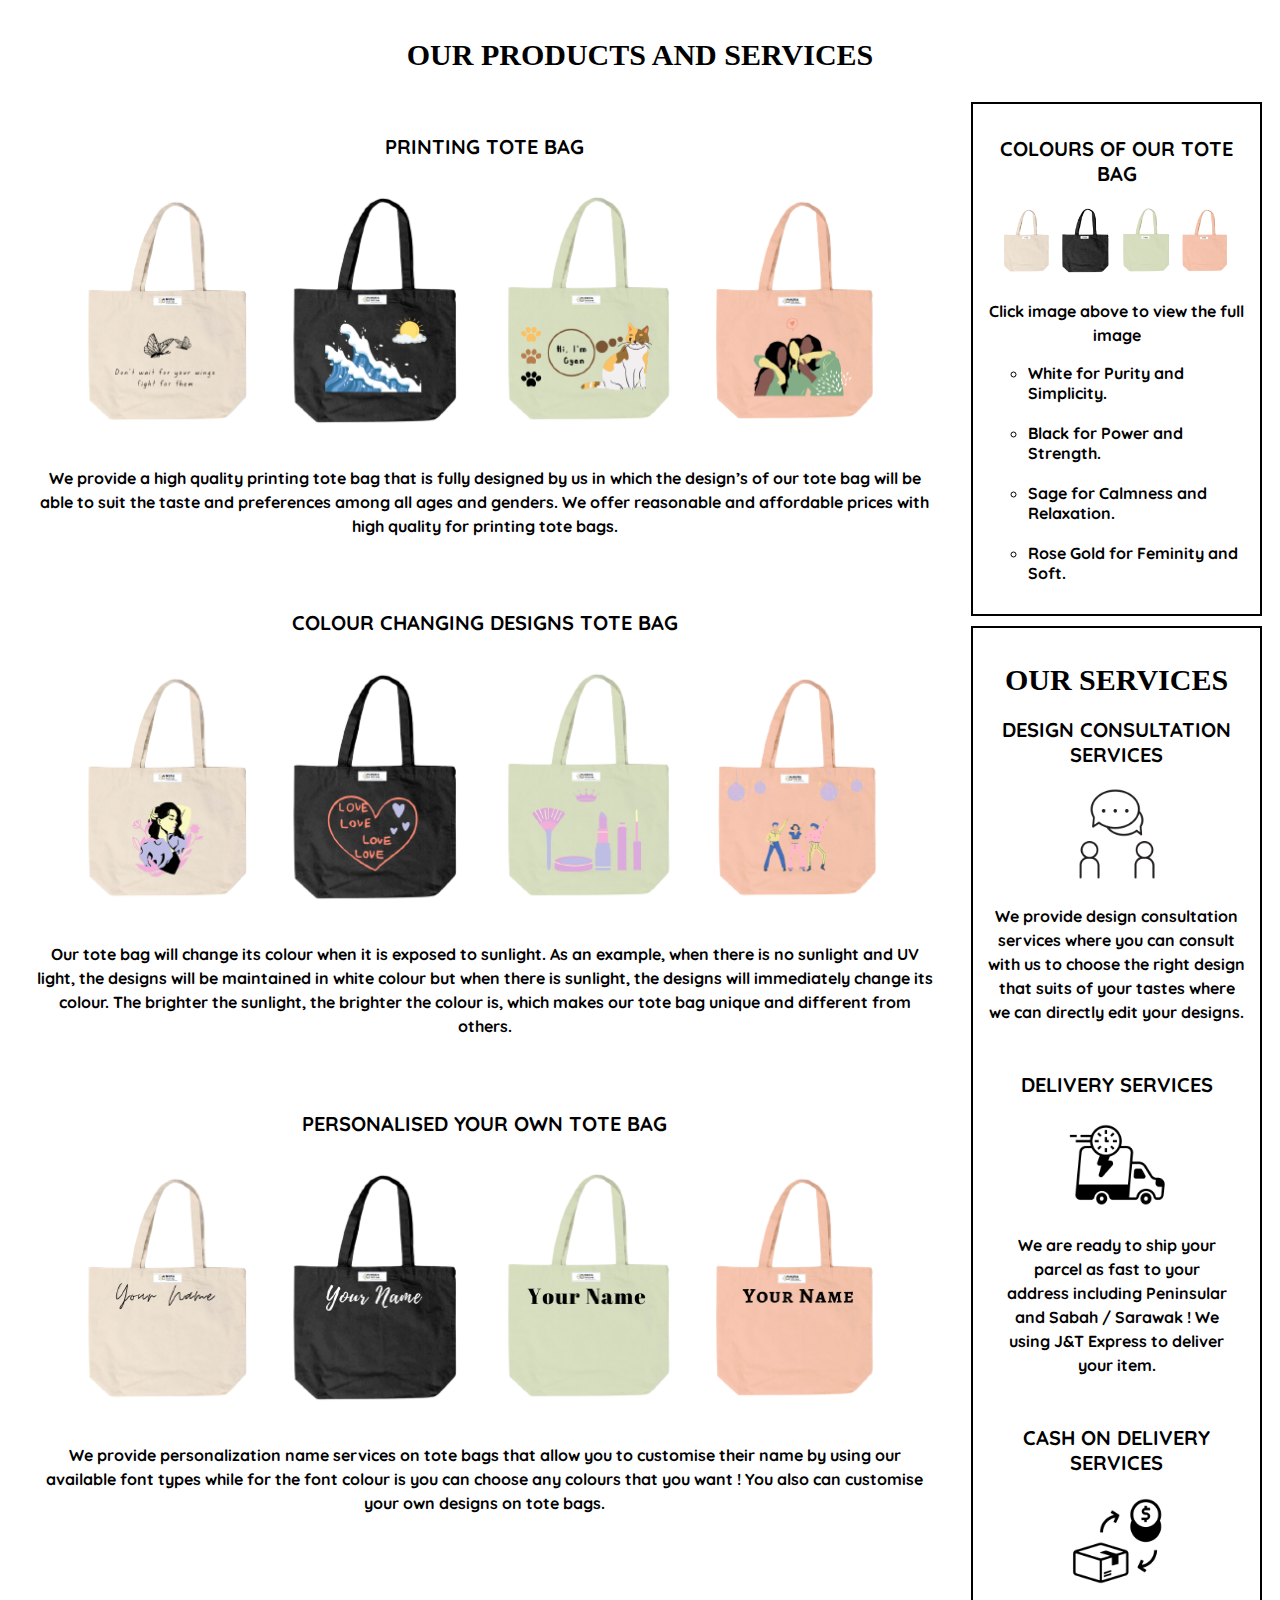
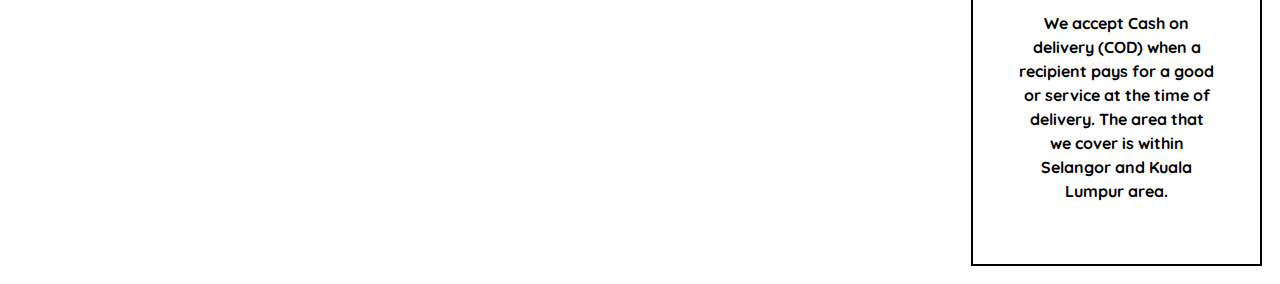
<file: productsservices.html>
<!DOCTYPE html>
<html>
<head>
    <meta name="viewport" content="width=device-width, initial-scale=1">
    <link rel="stylesheet" href='https://fonts.googleapis.com/css?family=Quicksand'>
    <link rel="stylesheet" href="css/style.css">
    <style>
        * {
              box-sizing: border-box;
          }
        /* Add a white background color with some padding */
        body 
          {
              padding: 10px;
              background: white;
              text-align: center;
          }
        /* Create two unequal columns that floats next to each other */
        /* Left column */
        .leftcolumn 
          {   
              float: left;
              width: 75%;
          }
        /* Right column */
        .rightcolumn 
          {
              float: left;
              width: 25%;
              padding-left: 20px;
          }
        /* Add a card effects */
        .card 
          {
              padding: 15px;
              margin-top: 10px;
          }
        /* Clear floats after the columns */
        .row:after 
          {
              content: "";
              display: table;
              clear: both;
          }
        /* The Modal (background) */
        .zoom 
          {
              display: none; /* Hidden by default */
              position: fixed; /* Stay in place */
              z-index: 1; /* Sit on top */
              padding-top: 250px; /* Location of the box */
              left: 0;
              top: 0;
              width:100%; /* Full width */
              height: 100%; /* Full height */
              overflow: hidden; /* -Hide scroll */
              background-color: rgb(0,0,0); /* Fallback color */
              background-color: rgba(0,0,0,0.2); /* Black w/ opacity */
          }
        /* Modal Content (image) */
        .zoom-content 
          {
              margin: auto;
              display: block;
              width: 70%;
              max-width: 900px;
          }
          /* Add Animation */
        .zoom-content, #caption 
          {  
              -webkit-animation-name: zoom;
              -webkit-animation-duration: 0.6s;
              animation-name: zoom;
              animation-duration: 0.6s;
          }
        @-webkit-keyframes zoom {
              from {-webkit-transform:scale(0)} 
              to {-webkit-transform:scale(1)}
          }
        @keyframes zoom {
              from {transform:scale(0)} 
              to {transform:scale(1)}
          }
        /* The Close Button */
        .close 
          {
              position: absolute;
              top: 15px;
              right: 35px;
              color: white;
              font-size: 40px;
              font-weight: bold;
              transition: 0.3s;
          }
        .close:hover,
        .close:focus 
          {
              color: black;
              text-decoration: none;
              cursor: pointer;
          }
        h2
          {
              font-weight: bold;
              text-align: center;
              text-transform: uppercase;
          }
        p, ul
          {
              font-weight: bold;
              font-size: 16px;
          }
        @media screen and (max-width: 800px) {
          .leftcolumn, .rightcolumn 
          {   
            width: 100%;
            padding: 0;
          }
        }
        .zoom-content 
          {
            width: 100%;
          }
      </style>
    </head>
  <body>
    <div class="scroll-up-btn">
      <h1>Our products and services</h1>

    <!-- Leftcolumn for our products -->
    <div class="row">
      <div class="leftcolumn">
        <div class="card">
          <h2>Printing Tote Bag</h2>
          <img src="images/printing-totebag-product-page.png" style="height:100%; width:100% ">
          <p>We provide a high quality printing tote bag that is fully designed by us in which the design’s of our tote bag will be able to suit the taste and preferences among all ages and genders. We offer reasonable and affordable prices with high quality for printing tote bags.</p>
        </div>
        <div class="card">
          <h2>Colour Changing Designs Tote Bag</h2>
          <img src="images/colour-changing-designs-totebag-product-page.png" style="height:100%; width:100% ">  
          <p>Our tote bag will change its colour when it is exposed to sunlight. As an example, when there is no sunlight and UV light, the designs will be maintained in white colour but when there is sunlight, the designs will immediately change its colour. The brighter the sunlight, the brighter the colour is, which makes our tote bag unique and different from others.</p>
        </div>
        <div class="card">
          <h2>Personalised your own tote bag</h2>
          <img src="images/font-type-product-page.png" style="height:100%; width:100% ">
          <p>We provide personalization name services on tote bags that allow you to customise their name by using our available font types while for the font colour is you can choose any colours that you want ! You also can customise your own designs on tote bags.</p>
        </div>
      </div>

      <!-- Rightcolumn for our products -->
      <div class="rightcolumn">
        <div class="card" style="border: 2px solid">
          <h2>Colours of our tote bag</h2>
          <!-- Zoom-content/modal images -->
          <img id="images for products page" src="images/totebag-colours.png" style="height:100%; width:100% ">
          <p>Click image above to view the full image</p>
            <div id="zoom images" class="zoom">
              <span class="close">&times;</span>
              <img class="zoom-content" id="img01">
            </div>
              <ul type="circle" style="text-align: left">
                <li>White for Purity and Simplicity.</li>
                <br>
                <li>Black for Power and Strength.</li>
                <br>
                <li>Sage for Calmness and Relaxation.</li>
                <br>
                <li>Rose Gold for Feminity and Soft.</li>
              </ul>
      </div>
        <!-- Services section -->
        <div class="card" style="border: 2px solid">
          <h1>Our services</h1>
          <h2>Design consultation Services</h2>
            <center><img src="icons/consultation-icon.png" width="100"></center>
              <p>We provide design consultation services where you can consult with us to choose the right design that suits of your tastes where we can directly edit your designs.</p>
        <div class="card">
          <h2>Delivery services</h2>
            <center><img src="icons/delivery-icon.png" width="100"></center>
              <p>We are ready to ship your parcel as fast to your address including Peninsular and Sabah / Sarawak ! We using J&T Express to deliver your item.</p>
        <div class="card">
          <h2>Cash On Delivery services</h2>
            <center><img src="icons/cod-icon.png" width="100"></center>
              <p>We accept Cash on delivery (COD) when a recipient pays for a good or service at the time of delivery. The area that we cover is within Selangor and Kuala Lumpur area.</p>
        </div>

         <!-- Script for modal content images -->
        <script>
            // Get the modal
            var modal = document.getElementById("zoom images");
            
            // Get the image and insert it inside the modal - use its "alt" text as a caption
            var img = document.getElementById("images for products page");
            var modalImg = document.getElementById("img01");
          
            img.onclick = function(){
              modal.style.display = "block";
              modalImg.src = this.src;
            }
            
            // Get the <span> element that closes the modal
            var span = document.getElementsByClassName("close")[0];
            
            // When the user clicks on <span> (x), close the modal
            span.onclick = function() { 
              modal.style.display = "none";
            }
        </script>
  </body>
</html>
</file>
<file: css/style.css>
body
    {
        font-family: 'Quicksand';
    }
.center 
    {
        display: block;
        margin-left: auto;
        margin-right: auto;
        width: 50%;
    }
.responsive 
    {
        width: 100%;
        height: auto;
    }
::-webkit-scrollbar 
    {
        width: 15px;
    }
::-webkit-scrollbar-track 
    {
        background: #dee2eb;
    }
::-webkit-scrollbar-thumb 
    {
        background: #555;
    }
::-webkit-scrollbar-thumb:hover 
    {
        background: #555;
    }
h1
    {
        font-size: 30px;
        text-transform: uppercase;
        font-weight: bold;
        font-family: 'DM Serif Display';
        text-align: center;
    }
h2
    {
        font-size: 20px;
        text-align: center;
    }
h3{
        font-size: 18px ;
        font-weight: bold;
    }
p
    {
        line-height: 1.5;
        font-size: 16px;
    }
</file>
